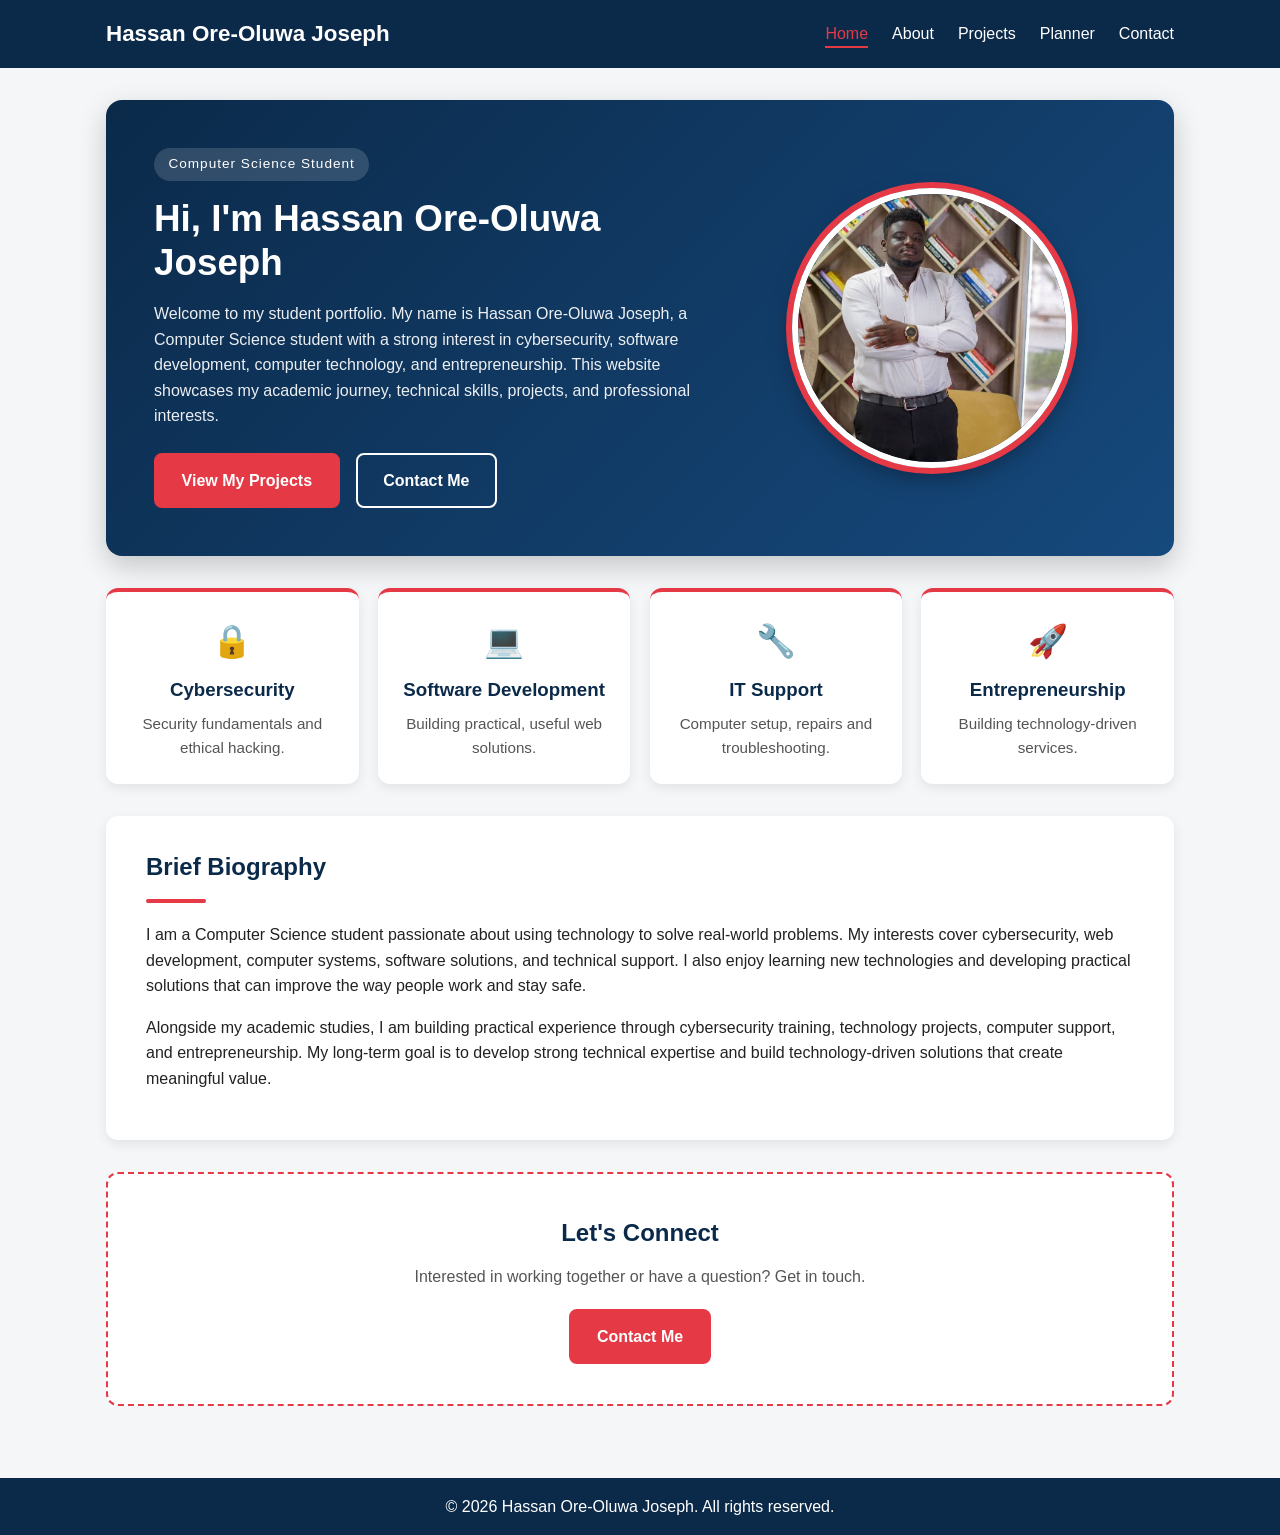
<file: index.html>
<!DOCTYPE html>
<html lang="en">
<head>
  <meta charset="UTF-8">
  <meta name="viewport" content="width=device-width, initial-scale=1.0">
  <title>Home | Hassan Ore-Oluwa Joseph</title>
  <link rel="stylesheet" href="css/style.css">
    <link rel="icon" type="image/x-icon" href="images/favicon.ico">
  <link rel="icon" type="image/png" sizes="32x32" href="images/favicon-32x32.png">
</head>
<body>

  <header>
    <nav class="navbar">
      <a href="index.html" class="logo">Hassan Ore-Oluwa Joseph</a>
      <ul class="nav-links">
        <li><a href="index.html" class="active">Home</a></li>
        <li><a href="about.html">About</a></li>
        <li><a href="projects.html">Projects</a></li>
        <li><a href="planner.html">Planner</a></li>
        <li><a href="contact.html">Contact</a></li>
      </ul>
    </nav>
  </header>

  <main>

    
    <section class="home-hero">
      <div class="home-hero-text">
        <span class="home-label">Computer Science Student</span>
        <h1>Hi, I'm Hassan Ore-Oluwa Joseph</h1>
        <p>
          Welcome to my student portfolio. My name is Hassan Ore-Oluwa Joseph,
          a Computer Science student with a strong interest in cybersecurity,
          software development, computer technology, and entrepreneurship.
          This website showcases my academic journey, technical skills,
          projects, and professional interests.
        </p>
        <div class="home-buttons">
          <a href="projects.html" class="home-btn primary">View My Projects</a>
          <a href="contact.html" class="home-btn outline">Contact Me</a>
        </div>
      </div>

      <div class="home-hero-photo">
        <img src="images/profile.jpg" alt="Photograph of Hassan Ore-Oluwa Joseph">
      </div>
    </section>

    
    <section class="home-highlights">
      <article class="highlight">
        <span class="highlight-icon">&#128274;</span>
        <h3>Cybersecurity</h3>
        <p>Security fundamentals and ethical hacking.</p>
      </article>
      <article class="highlight">
        <span class="highlight-icon">&#128187;</span>
        <h3>Software Development</h3>
        <p>Building practical, useful web solutions.</p>
      </article>
      <article class="highlight">
        <span class="highlight-icon">&#128295;</span>
        <h3>IT Support</h3>
        <p>Computer setup, repairs and troubleshooting.</p>
      </article>
      <article class="highlight">
        <span class="highlight-icon">&#128640;</span>
        <h3>Entrepreneurship</h3>
        <p>Building technology-driven services.</p>
      </article>
    </section>

    
    <section class="home-bio">
      <h2>Brief Biography</h2>
      <div class="home-bio-line"></div>
      <p>
        I am a Computer Science student passionate about using technology to
        solve real-world problems. My interests cover cybersecurity, web
        development, computer systems, software solutions, and technical
        support. I also enjoy learning new technologies and developing
        practical solutions that can improve the way people work and stay safe.
      </p>
      <p>
        Alongside my academic studies, I am building practical experience
        through cybersecurity training, technology projects, computer support,
        and entrepreneurship. My long-term goal is to develop strong technical
        expertise and build technology-driven solutions that create meaningful
        value.
      </p>
    </section>

    
    <section class="home-cta">
      <h2>Let's Connect</h2>
      <p>Interested in working together or have a question? Get in touch.</p>
      <a href="contact.html" class="home-btn primary">Contact Me</a>
    </section>

  </main>

  <footer>
    <p>&copy; 2026 Hassan Ore-Oluwa Joseph. All rights reserved.</p>
  </footer>

</body>
</html>
</file>
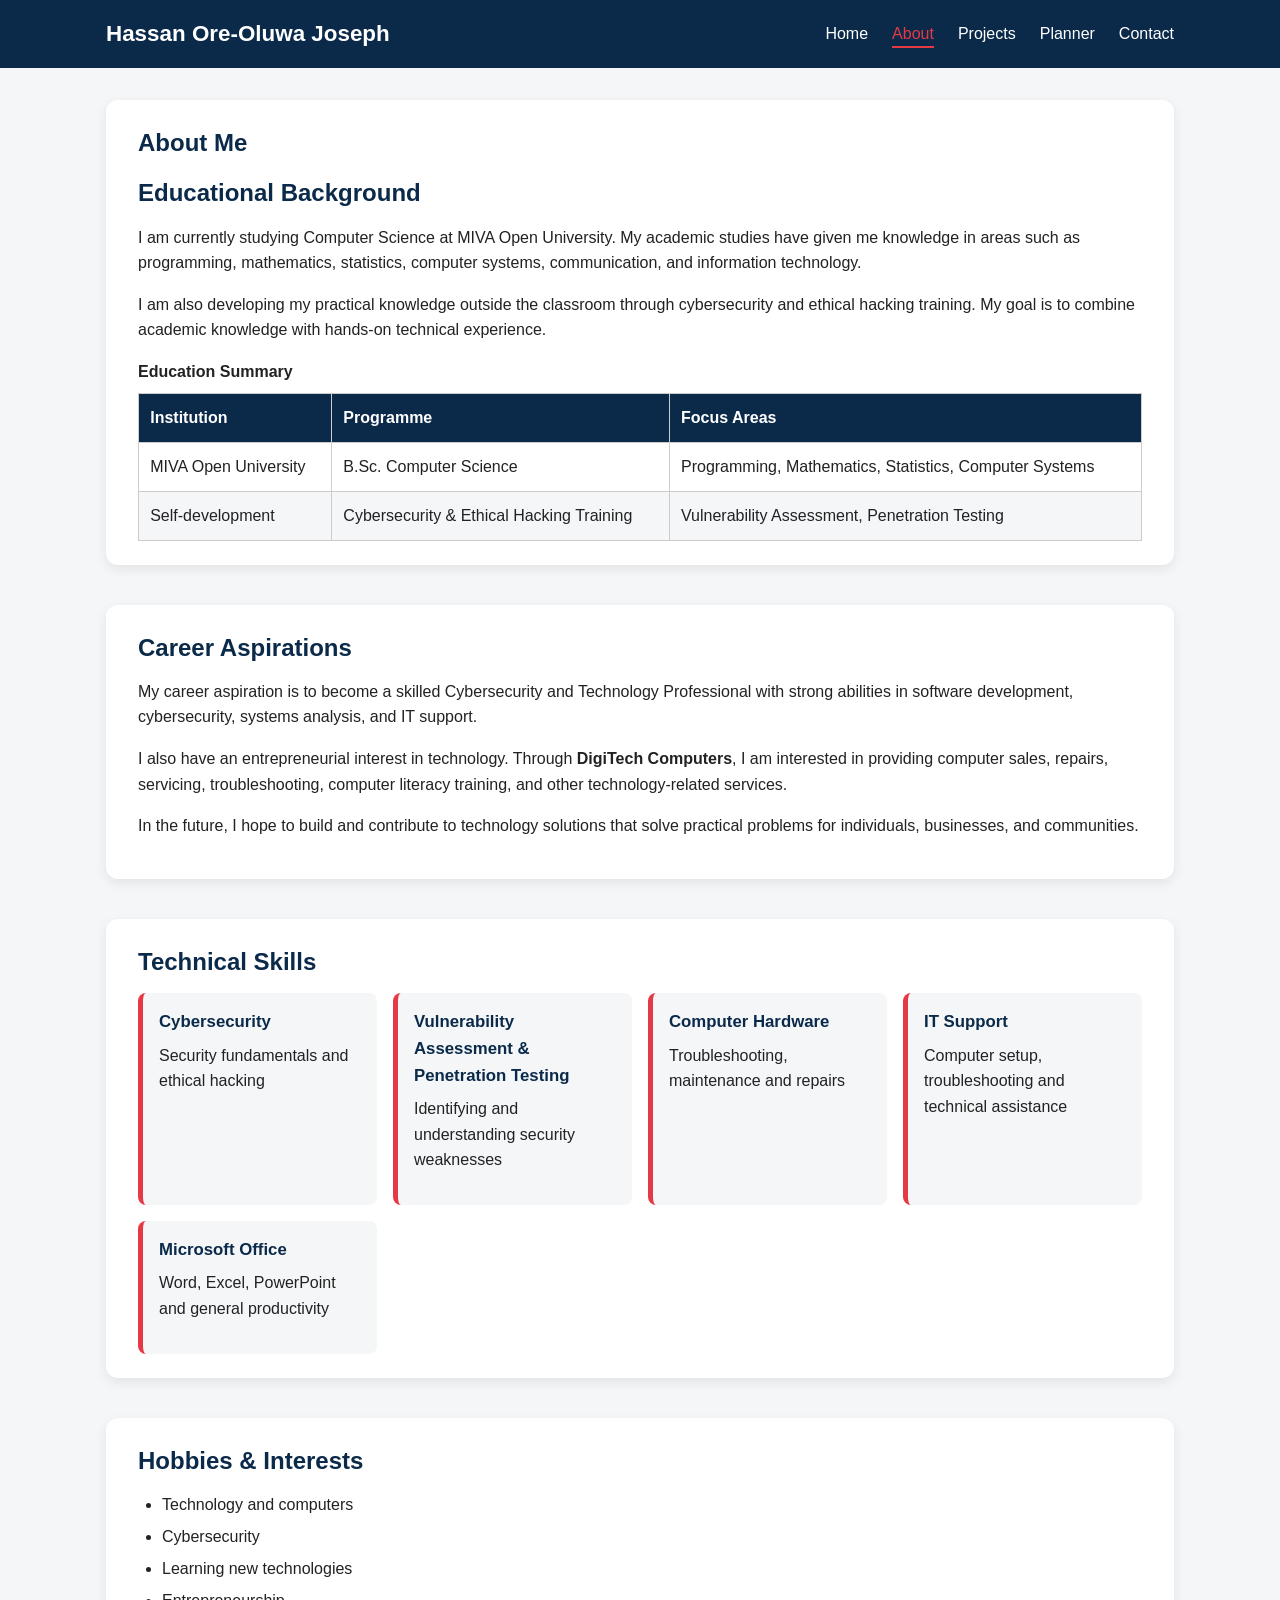
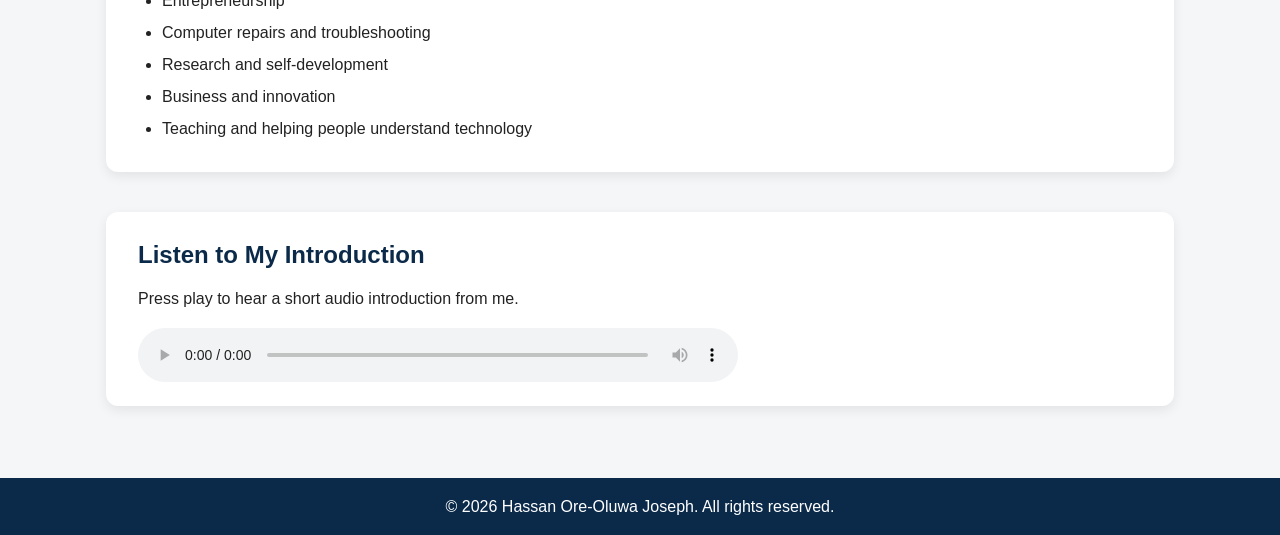
<file: about.html>
<!DOCTYPE html>
<html lang="en">
<head>
  <meta charset="UTF-8">
  <meta name="viewport" content="width=device-width, initial-scale=1.0">
  <title>About Me | Hassan Ore-Oluwa Joseph</title>
  <link rel="stylesheet" href="css/style.css">
      <link rel="icon" type="image/x-icon" href="images/favicon.ico">
  <link rel="icon" type="image/png" sizes="32x32" href="images/favicon-32x32.png">
</head>
<body>

  <header>
    <nav class="navbar">
      <a href="index.html" class="logo">Hassan Ore-Oluwa Joseph</a>
      <ul class="nav-links">
        <li><a href="index.html">Home</a></li>
        <li><a href="about.html" class="active">About</a></li>
        <li><a href="projects.html">Projects</a></li>
        <li><a href="planner.html">Planner</a></li>
        <li><a href="contact.html">Contact</a></li>
      </ul>
    </nav>
  </header>

  <main>

    <section class="panel">
      <h1>About Me</h1>
      <h2>Educational Background</h2>
      <p>
        I am currently studying Computer Science at MIVA Open University. My
        academic studies have given me knowledge in areas such as programming,
        mathematics, statistics, computer systems, communication, and
        information technology.
      </p>
      <p>
        I am also developing my practical knowledge outside the classroom
        through cybersecurity and ethical hacking training. My goal is to
        combine academic knowledge with hands-on technical experience.
      </p>

      <table>
        <caption>Education Summary</caption>
        <thead>
          <tr>
            <th>Institution</th>
            <th>Programme</th>
            <th>Focus Areas</th>
          </tr>
        </thead>
        <tbody>
          <tr>
            <td>MIVA Open University</td>
            <td>B.Sc. Computer Science</td>
            <td>Programming, Mathematics, Statistics, Computer Systems</td>
          </tr>
          <tr>
            <td>Self-development</td>
            <td>Cybersecurity &amp; Ethical Hacking Training</td>
            <td>Vulnerability Assessment, Penetration Testing</td>
          </tr>
        </tbody>
      </table>
    </section>

    <section class="panel">
      <h2>Career Aspirations</h2>
      <p>
        My career aspiration is to become a skilled Cybersecurity and
        Technology Professional with strong abilities in software development,
        cybersecurity, systems analysis, and IT support.
      </p>
      <p>
        I also have an entrepreneurial interest in technology. Through
        <strong>DigiTech Computers</strong>, I am interested in providing
        computer sales, repairs, servicing, troubleshooting, computer literacy
        training, and other technology-related services.
      </p>
      <p>
        In the future, I hope to build and contribute to technology solutions
        that solve practical problems for individuals, businesses, and
        communities.
      </p>
    </section>

    <section class="panel">
      <h2>Technical Skills</h2>
      <div class="skills-grid">
        <article class="card"><h3>Cybersecurity</h3><p>Security fundamentals and ethical hacking</p></article>
        <article class="card"><h3>Vulnerability Assessment &amp; Penetration Testing</h3><p>Identifying and understanding security weaknesses</p></article>
        <article class="card"><h3>Computer Hardware</h3><p>Troubleshooting, maintenance and repairs</p></article>
        <article class="card"><h3>IT Support</h3><p>Computer setup, troubleshooting and technical assistance</p></article>
        <article class="card"><h3>Microsoft Office</h3><p>Word, Excel, PowerPoint and general productivity</p></article>
      </div>
    </section>

    <section class="panel">
      <h2>Hobbies &amp; Interests</h2>
      <ul class="hobbies">
        <li>Technology and computers</li>
        <li>Cybersecurity</li>
        <li>Learning new technologies</li>
        <li>Entrepreneurship</li>
        <li>Computer repairs and troubleshooting</li>
        <li>Research and self-development</li>
        <li>Business and innovation</li>
        <li>Teaching and helping people understand technology</li>
      </ul>
    </section>

        <section class="panel">
      <h2>Listen to My Introduction</h2>
      <p>Press play to hear a short audio introduction from me.</p>
      <audio controls preload="metadata">
        <source src="media/intro.mp3" type="audio/mpeg">
        Your browser does not support the audio element.
      </audio>
    </section>

  </main>

  <footer>
    <p>&copy; 2026 Hassan Ore-Oluwa Joseph. All rights reserved.</p>
  </footer>

</body>
</html>
</file>
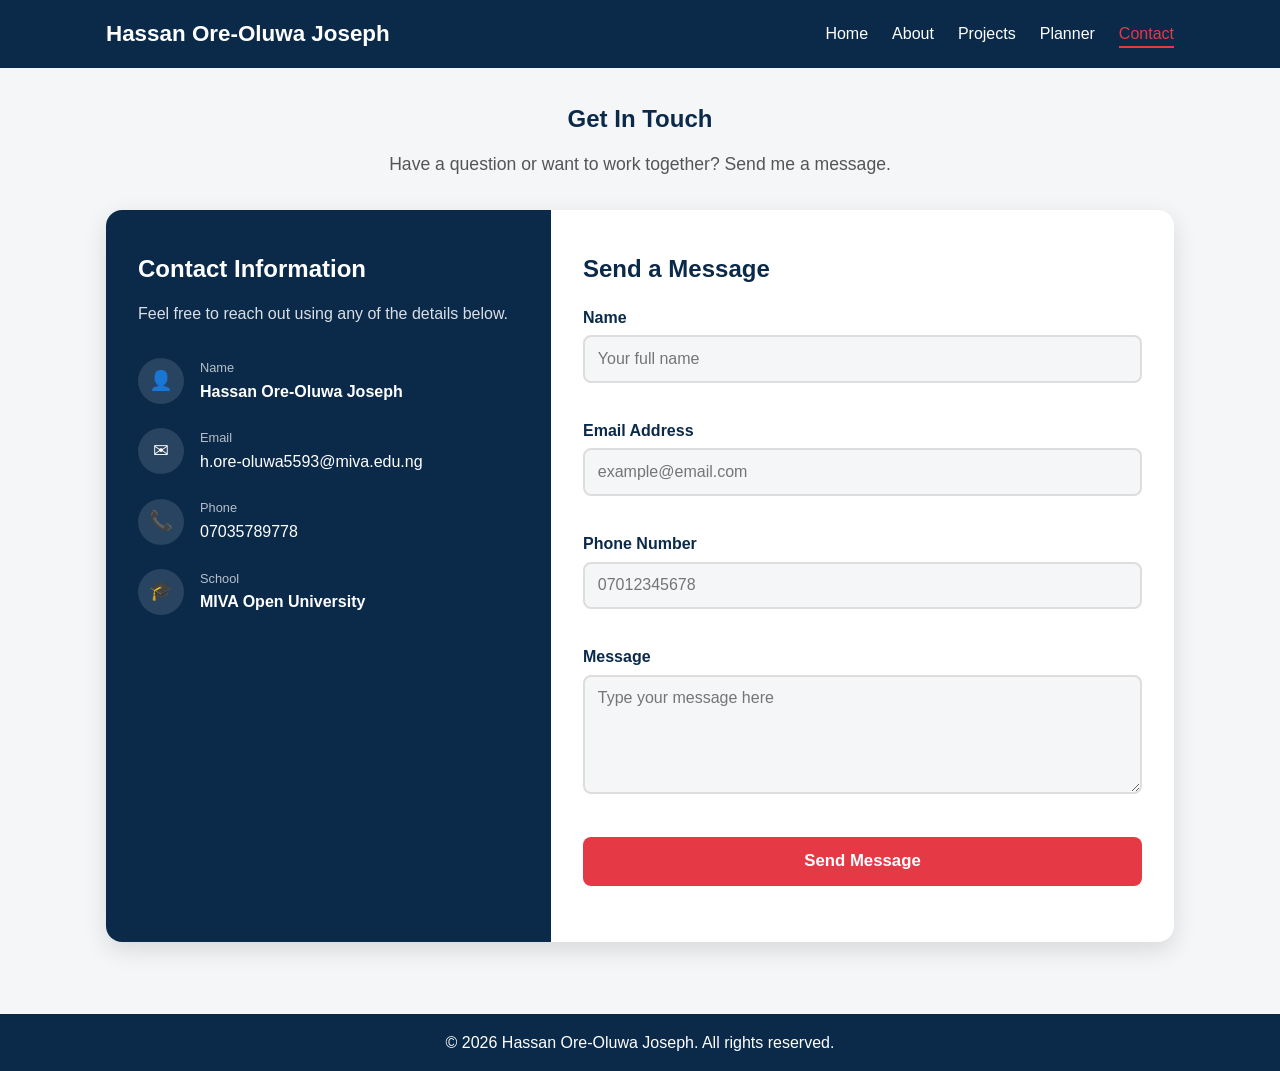
<file: contact.html>
<!DOCTYPE html>
<html lang="en">
<head>
  <meta charset="UTF-8">
  <meta name="viewport" content="width=device-width, initial-scale=1.0">
  <title>Contact | Hassan Ore-Oluwa Joseph</title>
  <link rel="stylesheet" href="css/style.css">
      <link rel="icon" type="image/x-icon" href="images/favicon.ico">
  <link rel="icon" type="image/png" sizes="32x32" href="images/favicon-32x32.png">
</head>
<body>

  <header>
    <nav class="navbar">
      <a href="index.html" class="logo">Hassan Ore-Oluwa Joseph</a>
      <ul class="nav-links">
        <li><a href="index.html">Home</a></li>
        <li><a href="about.html">About</a></li>
        <li><a href="projects.html">Projects</a></li>
        <li><a href="planner.html">Planner</a></li>
        <li><a href="contact.html" class="active">Contact</a></li>
      </ul>
    </nav>
  </header>

  <main>
    <section class="contact-intro">
      <h1>Get In Touch</h1>
      <p>Have a question or want to work together? Send me a message.</p>
    </section>

    <section class="contact-card">

      <div class="contact-side">
        <h2>Contact Information</h2>
        <p>Feel free to reach out using any of the details below.</p>

        <ul class="contact-details">
          <li>
            <span class="icon">&#128100;</span>
            <div>
              <small>Name</small>
              <strong>Hassan Ore-Oluwa Joseph</strong>
            </div>
          </li>
          <li>
            <span class="icon">&#9993;</span>
            <div>
              <small>Email</small>
              <a href="mailto:h.ore-oluwa5593@miva.edu.ng">h.ore-oluwa5593@miva.edu.ng</a>
            </div>
          </li>
          <li>
            <span class="icon">&#128222;</span>
            <div>
              <small>Phone</small>
              <a href="tel:+2347035789778">07035789778</a>
            </div>
          </li>
          <li>
            <span class="icon">&#127891;</span>
            <div>
              <small>School</small>
              <strong>MIVA Open University</strong>
            </div>
          </li>
        </ul>
      </div>

      <div class="contact-form-side">
        <h2>Send a Message</h2>

                <form id="contactForm" class="contact-form" novalidate>
          <label for="name">Name</label>
          <input type="text" id="name" name="name" placeholder="Your full name">
          <span class="error" id="nameError"></span>

          <label for="email">Email Address</label>
          <input type="email" id="email" name="email" placeholder="example@email.com">
          <span class="error" id="emailError"></span>

          <label for="phone">Phone Number</label>
          <input type="text" id="phone" name="phone" placeholder="07012345678">
          <span class="error" id="phoneError"></span>

          <label for="message">Message</label>
          <textarea id="message" name="message" rows="5" placeholder="Type your message here"></textarea>
          <span class="error" id="messageError"></span>

          <button type="submit" class="send-btn" id="sendBtn">Send Message</button>
          <p id="successMessage"></p>
        </form>
      </div>

    </section>
  </main>

  <footer>
    <p>&copy; 2026 Hassan Ore-Oluwa Joseph. All rights reserved.</p>
  </footer>

  <script src="js/contact.js"></script>

</body>
</html>
</file>
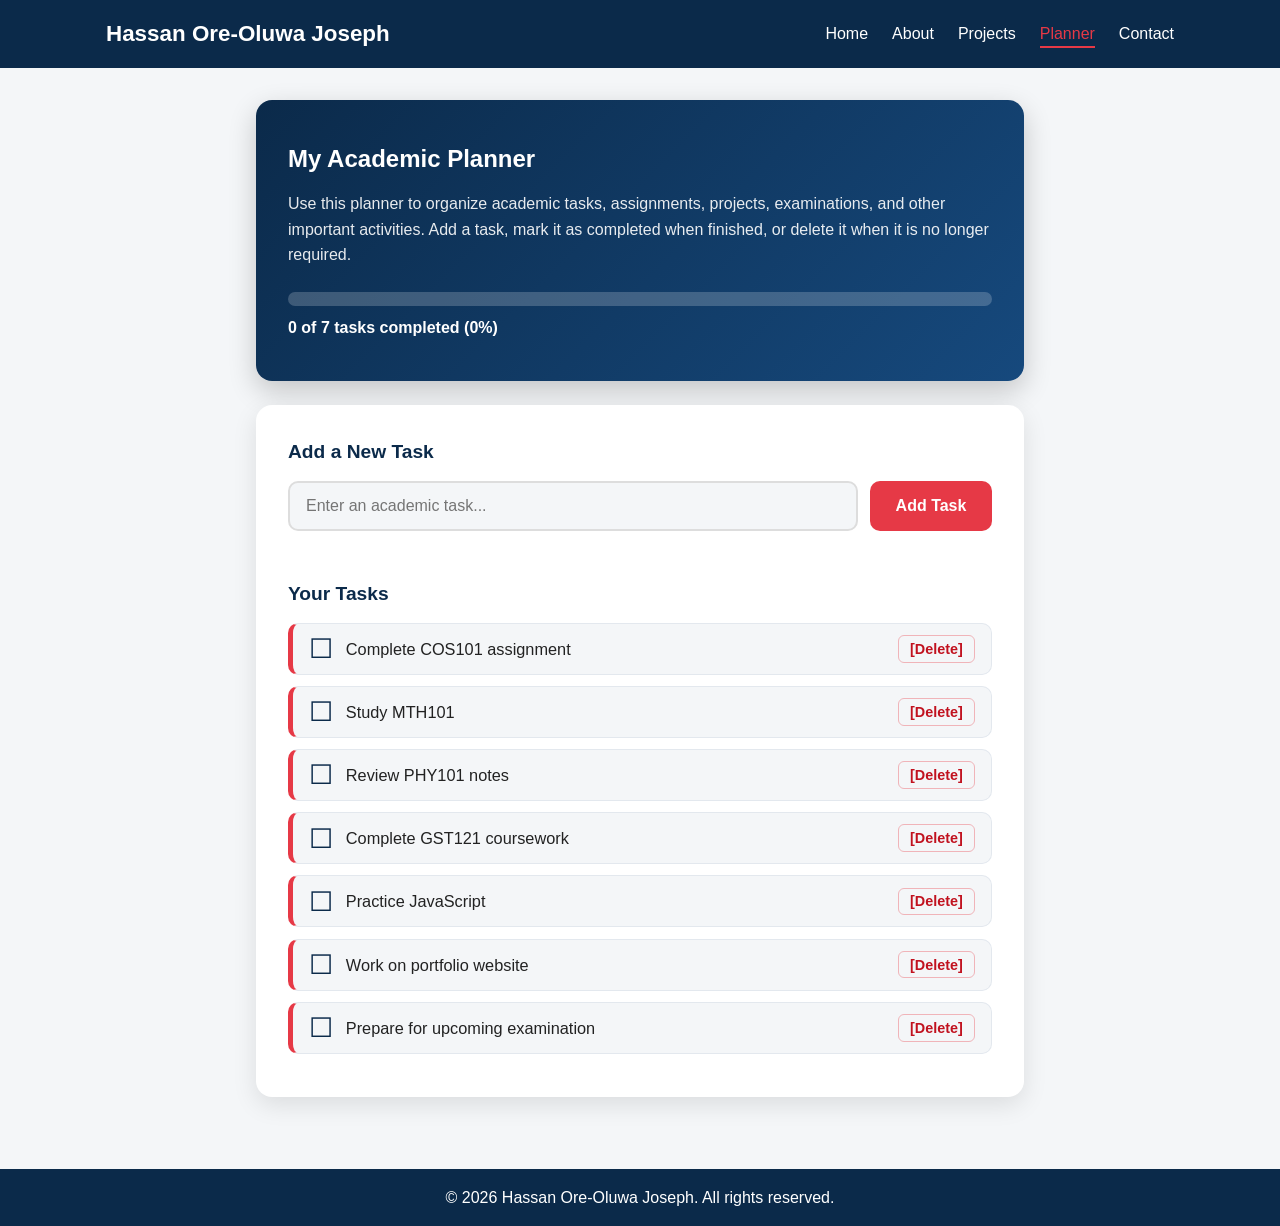
<file: planner.html>
<!DOCTYPE html>
<html lang="en">
<head>
  <meta charset="UTF-8">
  <meta name="viewport" content="width=device-width, initial-scale=1.0">
  <title>Academic Planner | Hassan Ore-Oluwa Joseph</title>
  <link rel="stylesheet" href="css/style.css">
      <link rel="icon" type="image/x-icon" href="images/favicon.ico">
  <link rel="icon" type="image/png" sizes="32x32" href="images/favicon-32x32.png">
</head>
<body>

  <header>
    <nav class="navbar">
      <a href="index.html" class="logo">Hassan Ore-Oluwa Joseph</a>
      <ul class="nav-links">
        <li><a href="index.html">Home</a></li>
        <li><a href="about.html">About</a></li>
        <li><a href="projects.html">Projects</a></li>
        <li><a href="planner.html" class="active">Planner</a></li>
        <li><a href="contact.html">Contact</a></li>
      </ul>
    </nav>
  </header>

  <main class="planner-page">

    
    <section class="planner-banner">
      <h1>My Academic Planner</h1>
      <p>
        Use this planner to organize academic tasks, assignments, projects,
        examinations, and other important activities. Add a task, mark it as
        completed when finished, or delete it when it is no longer required.
      </p>

      <div class="progress-area">
        <div class="progress-bar">
          <div class="progress-fill" id="progressFill"></div>
        </div>
        <p id="taskCount" class="progress-text"></p>
      </div>
    </section>

    
    <section class="planner-card">
      <h2>Add a New Task</h2>

      <form id="taskForm" class="planner-form">
        <input type="text" id="taskInput" placeholder="Enter an academic task...">
        <button type="submit" class="planner-add-btn">Add Task</button>
      </form>
      <span class="error" id="taskError"></span>

      <h2 class="list-heading">Your Tasks</h2>
      <ul id="taskList" class="planner-list"></ul>
    </section>

  </main>

  <footer>
    <p>&copy; 2026 Hassan Ore-Oluwa Joseph. All rights reserved.</p>
  </footer>

  <script src="js/planner.js"></script>

</body>
</html>
</file>
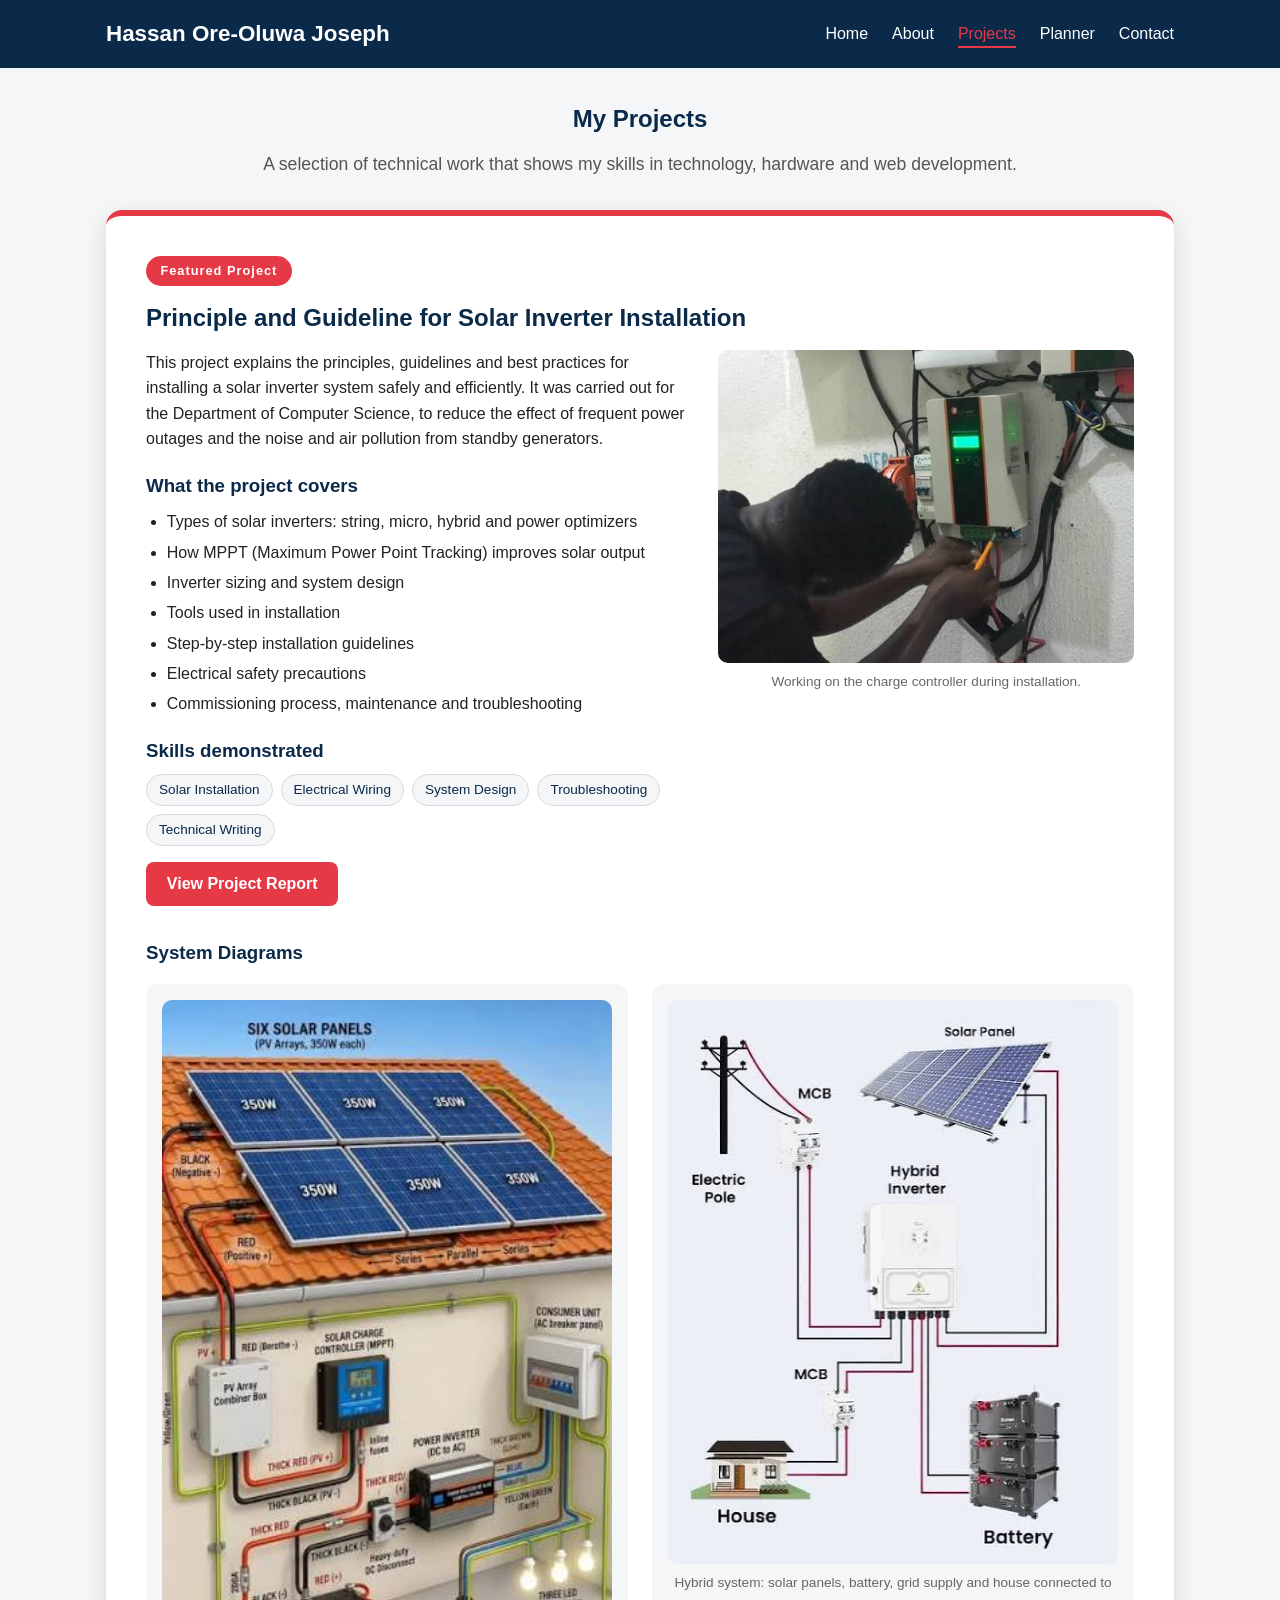
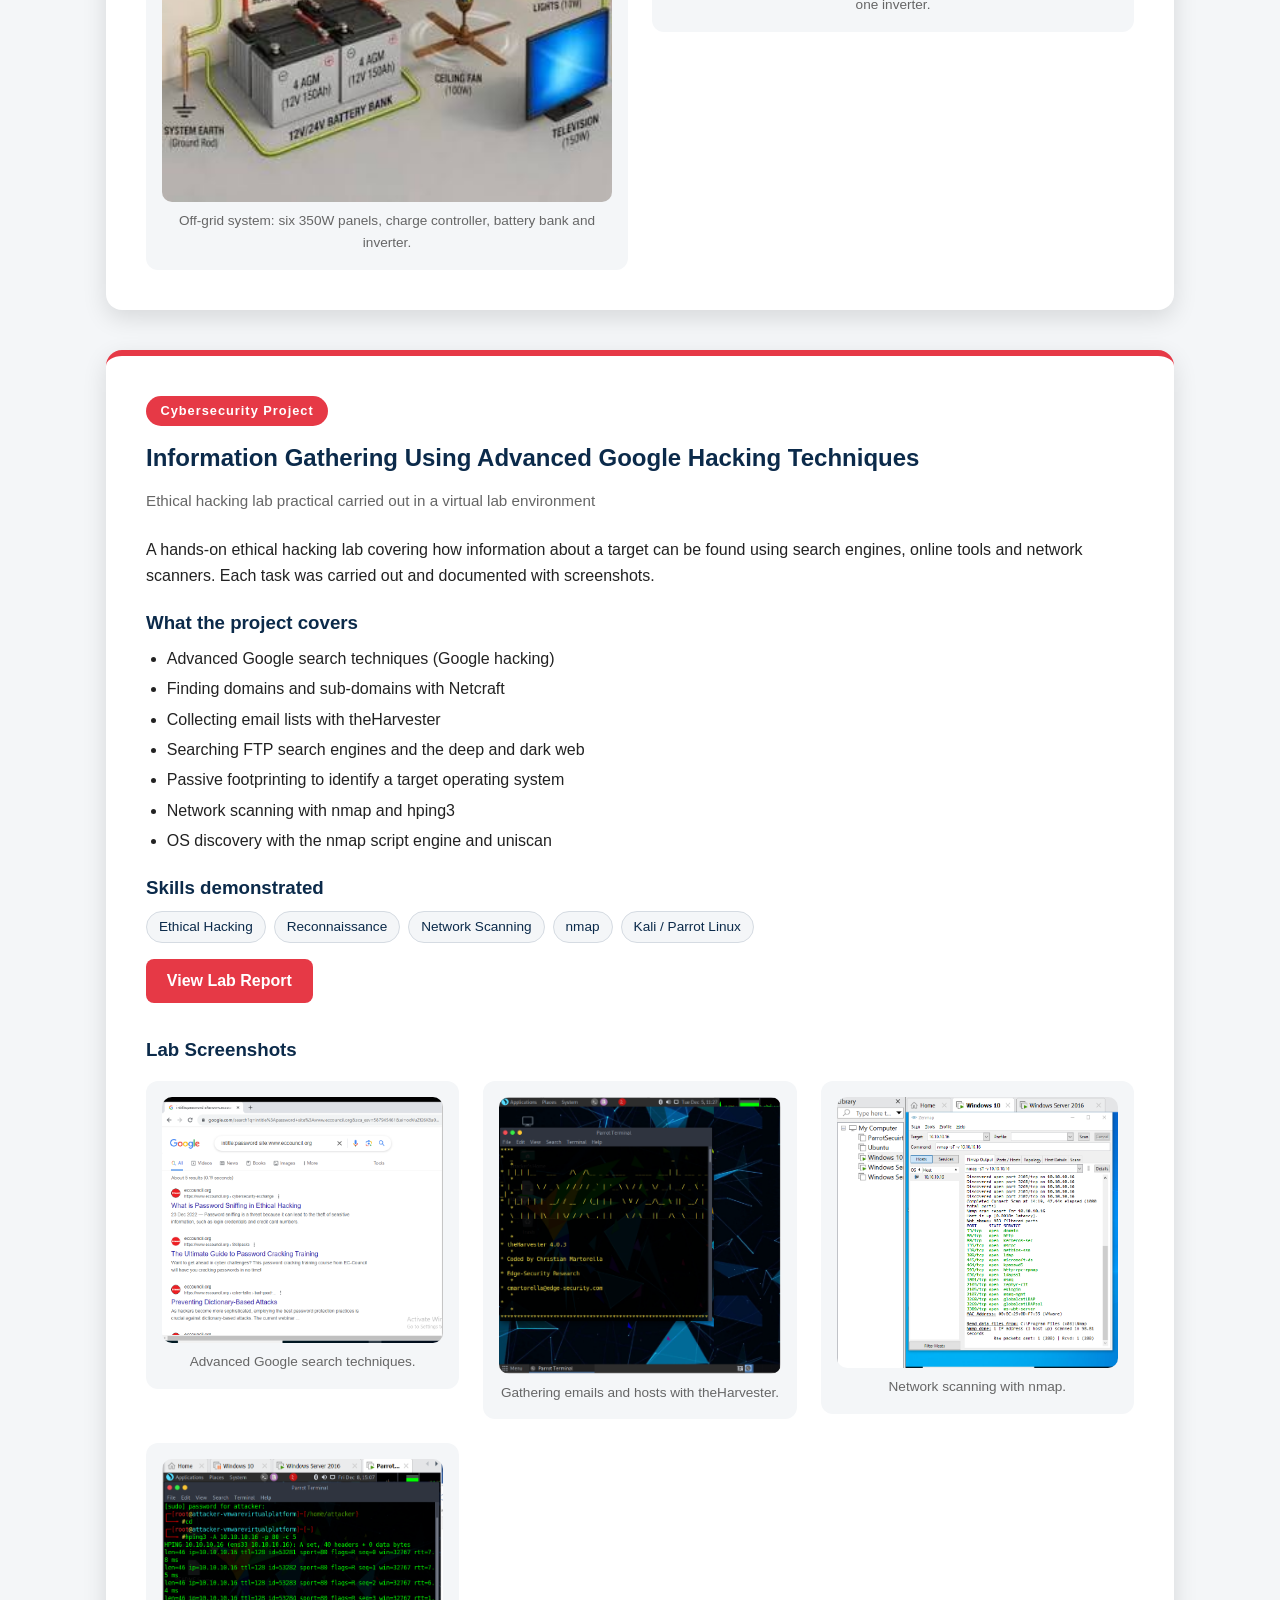
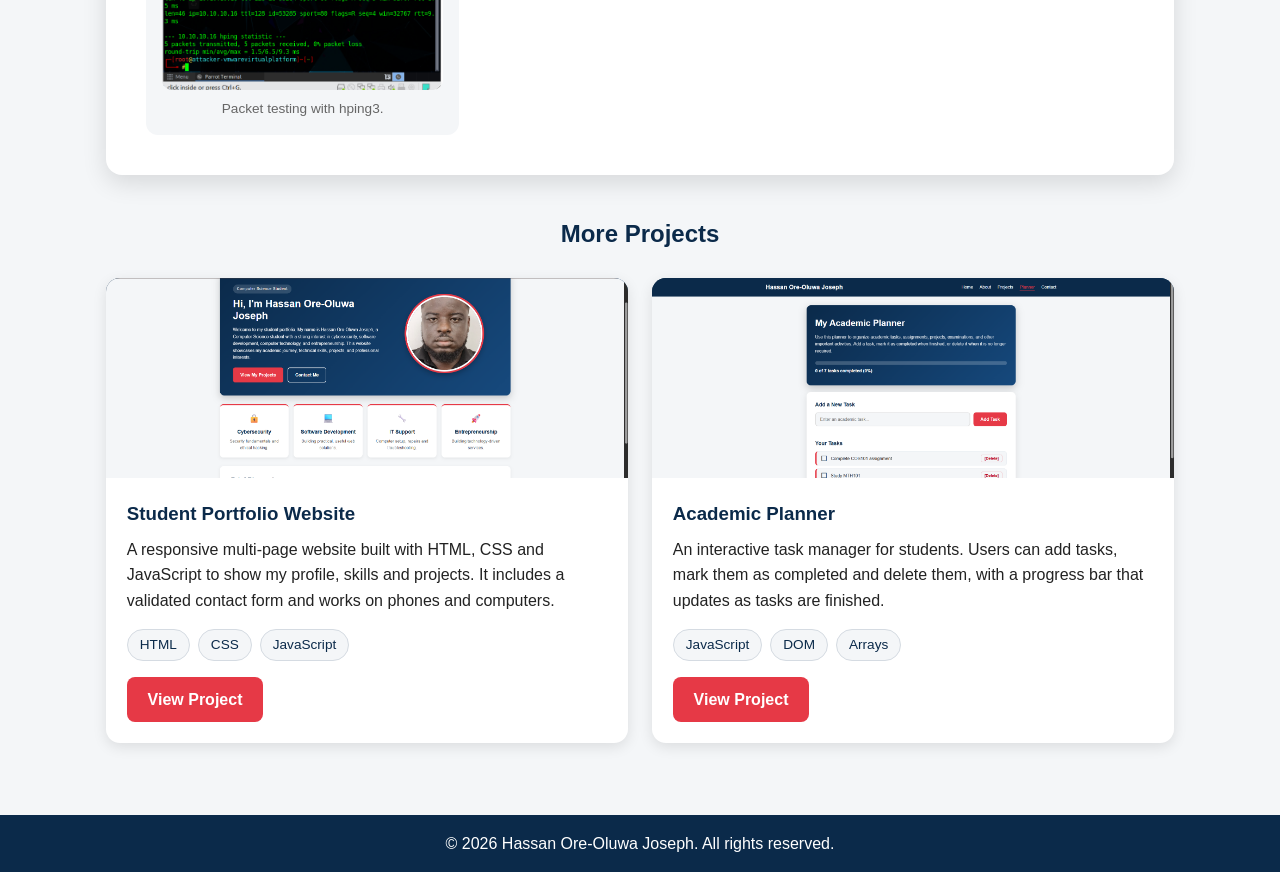
<file: projects.html>
<!DOCTYPE html>
<html lang="en">
<head>
  <meta charset="UTF-8">
  <meta name="viewport" content="width=device-width, initial-scale=1.0">
  <title>Projects | Hassan Ore-Oluwa Joseph</title>
  <link rel="stylesheet" href="css/style.css">
      <link rel="icon" type="image/x-icon" href="images/favicon.ico">
  <link rel="icon" type="image/png" sizes="32x32" href="images/favicon-32x32.png">
</head>
<body>

  <header>
    <nav class="navbar">
      <a href="index.html" class="logo">Hassan Ore-Oluwa Joseph</a>
      <ul class="nav-links">
        <li><a href="index.html">Home</a></li>
        <li><a href="about.html">About</a></li>
        <li><a href="projects.html" class="active">Projects</a></li>
        <li><a href="planner.html">Planner</a></li>
        <li><a href="contact.html">Contact</a></li>
      </ul>
    </nav>
  </header>

  <main>

    <section class="projects-intro">
      <h1>My Projects</h1>
      <p>A selection of technical work that shows my skills in technology, hardware and web development.</p>
    </section>

    <section class="featured-project">
      <span class="project-tag">Featured Project</span>
      <h2>Principle and Guideline for Solar Inverter Installation</h2>
      

      <div class="featured-body">
        <div class="featured-text">
          <p>
            This project explains the principles, guidelines and best practices for
            installing a solar inverter system safely and efficiently. It was carried
            out for the Department of Computer Science, to reduce the effect of
            frequent power outages and the noise and air pollution from standby
            generators.
          </p>

          <h3>What the project covers</h3>
          <ul>
            <li>Types of solar inverters: string, micro, hybrid and power optimizers</li>
            <li>How MPPT (Maximum Power Point Tracking) improves solar output</li>
            <li>Inverter sizing and system design</li>
            <li>Tools used in installation</li>
            <li>Step-by-step installation guidelines</li>
            <li>Electrical safety precautions</li>
            <li>Commissioning process, maintenance and troubleshooting</li>
          </ul>

          <h3>Skills demonstrated</h3>
          <div class="tags">
            <span>Solar Installation</span>
            <span>Electrical Wiring</span>
            <span>System Design</span>
            <span>Troubleshooting</span>
            <span>Technical Writing</span>
          </div>

          <a href="media/solar-report.pdf" class="project-link" target="_blank">View Project Report</a>
        </div>

        <figure class="featured-photo">
          <img src="images/solar-installation-photo.jpg" alt="Hassan Ore-Oluwa Joseph connecting wires to a solar charge controller">
          <figcaption>Working on the charge controller during installation.</figcaption>
        </figure>
      </div>

      <h3 class="gallery-title">System Diagrams</h3>
      <div class="gallery">
        <figure>
          <img src="images/solar-offgrid-diagram.jpg" alt="Diagram of a six panel off-grid solar system with charge controller, batteries and inverter">
          <figcaption>Off-grid system: six 350W panels, charge controller, battery bank and inverter.</figcaption>
        </figure>
        <figure>
          <img src="images/solar-hybrid-diagram.jpg" alt="Diagram of a hybrid inverter connecting solar panels, battery, grid and house">
          <figcaption>Hybrid system: solar panels, battery, grid supply and house connected to one inverter.</figcaption>
        </figure>
      </div>
    </section>

       
    <section class="featured-project">
      <span class="project-tag">Cybersecurity Project</span>
      <h2>Information Gathering Using Advanced Google Hacking Techniques</h2>
      <p class="project-meta">
        Ethical hacking lab practical carried out in a virtual lab environment
      </p>

      <div class="featured-text">
        <p>
          A hands-on ethical hacking lab covering how information about a target
          can be found using search engines, online tools and network scanners.
          Each task was carried out and documented with screenshots.
        </p>

        <h3>What the project covers</h3>
        <ul>
          <li>Advanced Google search techniques (Google hacking)</li>
          <li>Finding domains and sub-domains with Netcraft</li>
          <li>Collecting email lists with theHarvester</li>
          <li>Searching FTP search engines and the deep and dark web</li>
          <li>Passive footprinting to identify a target operating system</li>
          <li>Network scanning with nmap and hping3</li>
          <li>OS discovery with the nmap script engine and uniscan</li>
        </ul>

        <h3>Skills demonstrated</h3>
        <div class="tags">
          <span>Ethical Hacking</span>
          <span>Reconnaissance</span>
          <span>Network Scanning</span>
          <span>nmap</span>
          <span>Kali / Parrot Linux</span>
        </div>

        <a href="media/google-hacking-lab.pdf" class="project-link" target="_blank">View Lab Report</a>
      </div>

      <h3 class="gallery-title">Lab Screenshots</h3>
      <div class="gallery">
        <figure>
          <img src="images/lab-google-dorking.png" alt="Google search results using advanced search operators">
          <figcaption>Advanced Google search techniques.</figcaption>
        </figure>
        <figure>
          <img src="images/lab-theharvester.png" alt="theHarvester running in a Linux terminal">
          <figcaption>Gathering emails and hosts with theHarvester.</figcaption>
        </figure>
        <figure>
          <img src="images/lab-nmap-scan.png" alt="nmap scan results in Zenmap">
          <figcaption>Network scanning with nmap.</figcaption>
        </figure>
        <figure>
          <img src="images/lab-hping3.png" alt="hping3 packet test in a Linux terminal">
          <figcaption>Packet testing with hping3.</figcaption>
        </figure>
      </div>
    </section>
    
    <h2 class="more-title">More Projects</h2>

    <section class="project-grid">

      <article class="project-card">
        <div class="project-img">
          <img src="images/portfolio-screenshot.png.png" alt="Screenshot of my student portfolio website" onerror="this.style.display='none'">
        </div>
        <div class="project-info">
          <h3>Student Portfolio Website</h3>
          <p>
            A responsive multi-page website built with HTML, CSS and JavaScript
            to show my profile, skills and projects. It includes a validated
            contact form and works on phones and computers.
          </p>
          <div class="tags"><span>HTML</span><span>CSS</span><span>JavaScript</span></div>
          <a href="index.html" class="project-link">View Project</a>
        </div>
      </article>

      <article class="project-card">
        <div class="project-img">
          <img src="images/planner-screenshot.png.png" alt="Screenshot of the Academic Planner" onerror="this.style.display='none'">
        </div>
        <div class="project-info">
          <h3>Academic Planner</h3>
          <p>
            An interactive task manager for students. Users can add tasks,
            mark them as completed and delete them, with a progress bar that
            updates as tasks are finished.
          </p>
          <div class="tags"><span>JavaScript</span><span>DOM</span><span>Arrays</span></div>
          <a href="planner.html" class="project-link">View Project</a>
        </div>
      </article>

    </section>

  </main>

  <footer>
    <p>&copy; 2026 Hassan Ore-Oluwa Joseph. All rights reserved.</p>
  </footer>

</body>
</html>
</file>
<file: css/style.css>
:root {
  --primary: #0b2a4a;
  --accent: #e63946;
  --light: #f4f6f8;
  --text: #222222;
  --white: #ffffff;
}

* { box-sizing: border-box; margin: 0; padding: 0; }

body {
  font-family: Arial, Helvetica, sans-serif;
  color: var(--text);
  background: var(--light);
  line-height: 1.6;
}


header { background: var(--primary); }

.navbar {
  max-width: 1100px;
  margin: 0 auto;
  padding: 1rem;
  display: flex;
  justify-content: space-between;
  align-items: center;
  flex-wrap: wrap;
}

.logo { color: var(--white); font-size: 1.4rem; font-weight: bold; text-decoration: none; }

.nav-links { display: flex; list-style: none; gap: 1.5rem; flex-wrap: wrap; }

.nav-links a {
  color: var(--white);
  text-decoration: none;
  padding-bottom: 4px;
  border-bottom: 2px solid transparent;
  transition: border-color 0.3s, color 0.3s;
}

.nav-links a:hover,
.nav-links a.active { color: var(--accent); border-bottom-color: var(--accent); }


main { max-width: 1100px; margin: 0 auto; padding: 2rem 1rem; }

section { margin-bottom: 2.5rem; }

h1, h2 { color: var(--primary); margin-bottom: 0.75rem; }


.hero {
  display: flex;
  align-items: center;
  gap: 2rem;
  flex-wrap: wrap;
  background: var(--white);
  padding: 2rem;
  border-radius: 12px;
  box-shadow: 0 4px 12px rgba(0,0,0,0.08);
}

.profile-photo {
  width: 220px;
  height: 220px;
  object-fit: cover;
  border-radius: 50%;
  border: 5px solid var(--accent);
}

.tagline { margin-bottom: 1rem; font-size: 1.1rem; }

.btn {
  display: inline-block;
  background: var(--accent);
  color: var(--white);
  padding: 0.7rem 1.4rem;
  border-radius: 6px;
  text-decoration: none;
  transition: transform 0.3s, background 0.3s;
}

.btn:hover { background: var(--primary); transform: translateY(-3px); }


footer {
  background: var(--primary);
  color: var(--white);
  text-align: center;
  padding: 1rem;
}


@media (max-width: 600px) {
  .navbar { flex-direction: column; gap: 0.75rem; }
  .hero { flex-direction: column; text-align: center; }
  .profile-photo { width: 160px; height: 160px; }
}

.panel {
  background: var(--white);
  padding: 1.5rem 2rem;
  border-radius: 12px;
  box-shadow: 0 4px 12px rgba(0,0,0,0.08);
  animation: fadeIn 0.8s ease;
}

.panel p { margin-bottom: 1rem; }

@keyframes fadeIn {
  from { opacity: 0; transform: translateY(15px); }
  to   { opacity: 1; transform: translateY(0); }
}


.skills-grid {
  display: grid;
  grid-template-columns: repeat(auto-fit, minmax(220px, 1fr));
  gap: 1rem;
}

.card {
  background: var(--light);
  padding: 1rem;
  border-left: 5px solid var(--accent);
  border-radius: 8px;
  transition: transform 0.3s, box-shadow 0.3s;
}

.card:hover {
  transform: translateY(-5px);
  box-shadow: 0 6px 14px rgba(0,0,0,0.15);
}

.card h3 { color: var(--primary); font-size: 1.05rem; margin-bottom: 0.4rem; }


.hobbies { padding-left: 1.5rem; }
.hobbies li { margin-bottom: 0.4rem; }


table { width: 100%; border-collapse: collapse; margin-top: 1rem; }
caption { font-weight: bold; margin-bottom: 0.5rem; text-align: left; }
th, td { border: 1px solid #ccc; padding: 0.7rem; text-align: left; }
th { background: var(--primary); color: var(--white); }
tr:nth-child(even) { background: var(--light); }


@media (max-width: 600px) {
  table { display: block; overflow-x: auto; }
}


video { width: 100%; max-width: 600px; border-radius: 8px; }


.task-form {
  display: flex;
  gap: 0.75rem;
  margin-top: 1rem;
  flex-wrap: wrap;
}

.task-form input {
  flex: 1;
  min-width: 200px;
  padding: 0.7rem;
  border: 2px solid #ccc;
  border-radius: 6px;
  font-size: 1rem;
  transition: border-color 0.3s;
}

.task-form input:focus { outline: none; border-color: var(--accent); }

.task-form .btn { border: none; cursor: pointer; font-size: 1rem; }

.task-count { margin-top: 1rem; font-weight: bold; color: var(--primary); }

.task-list { list-style: none; margin-top: 0.5rem; }

.task-list li {
  display: flex;
  align-items: center;
  gap: 0.75rem;
  padding: 0.8rem;
  margin-bottom: 0.6rem;
  background: var(--light);
  border-left: 5px solid var(--accent);
  border-radius: 8px;
  animation: fadeIn 0.4s ease;
  transition: background 0.3s;
}

.task-list li:hover { background: #e6ebf0; }

.toggle-btn {
  background: none;
  border: none;
  font-size: 1.6rem;
  cursor: pointer;
  color: var(--primary);
}

.task-text { flex: 1; word-break: break-word; }

.delete-btn {
  background: none;
  border: none;
  color: #c1121f;
  font-weight: bold;
  cursor: pointer;
  font-size: 1rem;
}

.delete-btn:hover { text-decoration: underline; }


.task-list li.completed { border-left-color: #2a9d8f; }
.task-list li.completed .task-text { text-decoration: line-through; color: #777; }

.contact-intro {
  text-align: center;
  margin-bottom: 2rem;
}

.contact-intro p { color: #555; font-size: 1.1rem; }

.contact-card {
  display: grid;
  grid-template-columns: 1fr 1.4fr;
  background: var(--white);
  border-radius: 16px;
  overflow: hidden;
  box-shadow: 0 8px 24px rgba(0,0,0,0.12);
  animation: fadeIn 0.8s ease;
}


.contact-side {
  background: var(--primary);
  color: var(--white);
  padding: 2.5rem 2rem;
}

.contact-side h2 { color: var(--white); }
.contact-side > p { opacity: 0.85; margin-bottom: 2rem; }

.contact-details { list-style: none; }

.contact-details li {
  display: flex;
  align-items: center;
  gap: 1rem;
  margin-bottom: 1.5rem;
}

.contact-details .icon {
  flex-shrink: 0;
  width: 46px;
  height: 46px;
  display: flex;
  align-items: center;
  justify-content: center;
  background: rgba(255,255,255,0.12);
  border-radius: 50%;
  font-size: 1.2rem;
  transition: background 0.3s, transform 0.3s;
}

.contact-details li:hover .icon {
  background: var(--accent);
  transform: scale(1.1);
}

.contact-details small {
  display: block;
  opacity: 0.7;
  font-size: 0.8rem;
}

.contact-details a,
.contact-details strong {
  color: var(--white);
  word-break: break-word;
  text-decoration: none;
}

.contact-details a:hover { text-decoration: underline; }


.contact-form-side { padding: 2.5rem 2rem; }

.contact-form label {
  display: block;
  font-weight: bold;
  margin: 1rem 0 0.3rem;
  color: var(--primary);
}

.contact-form input,
.contact-form textarea {
  width: 100%;
  padding: 0.8rem;
  border: 2px solid #ddd;
  border-radius: 8px;
  background: var(--light);
  font-size: 1rem;
  font-family: inherit;
  transition: border-color 0.3s, background 0.3s;
}

.contact-form input:focus,
.contact-form textarea:focus {
  outline: none;
  border-color: var(--accent);
  background: var(--white);
}

.contact-form textarea { resize: vertical; }

.error {
  display: block;
  color: #c1121f;
  font-size: 0.9rem;
  min-height: 1.2rem;
}

.send-btn {
  width: 100%;
  margin-top: 1rem;
  padding: 0.9rem;
  background: var(--accent);
  color: var(--white);
  border: none;
  border-radius: 8px;
  font-size: 1.05rem;
  font-weight: bold;
  cursor: pointer;
  transition: background 0.3s, transform 0.3s;
}

.send-btn:hover {
  background: var(--primary);
  transform: translateY(-3px);
}

#successMessage {
  color: #2a9d8f;
  font-weight: bold;
  margin-top: 1rem;
}


@media (max-width: 800px) {
  .contact-card { grid-template-columns: 1fr; }
  .contact-side,
  .contact-form-side { padding: 2rem 1.5rem; }
}

.home-hero {
  display: flex;
  align-items: center;
  justify-content: space-between;
  gap: 2.5rem;
  background: linear-gradient(135deg, #0b2a4a 0%, #16497d 100%);
  color: var(--white);
  padding: 3rem;
  border-radius: 16px;
  box-shadow: 0 10px 28px rgba(0,0,0,0.2);
  margin-bottom: 2rem;
}

.home-hero-text { flex: 1.4; }

.home-label {
  display: inline-block;
  background: rgba(255,255,255,0.15);
  padding: 0.35rem 0.9rem;
  border-radius: 20px;
  font-size: 0.85rem;
  letter-spacing: 1px;
  margin-bottom: 1rem;
}

.home-hero h1 {
  color: var(--white);
  font-size: 2.3rem;
  line-height: 1.2;
  margin-bottom: 1rem;
}

.home-hero p { opacity: 0.92; margin-bottom: 1.5rem; }

.home-buttons { display: flex; gap: 1rem; flex-wrap: wrap; }

.home-btn {
  display: inline-block;
  padding: 0.8rem 1.6rem;
  border-radius: 8px;
  font-weight: bold;
  text-decoration: none;
  border: 2px solid var(--accent);
  transition: transform 0.3s, background 0.3s, color 0.3s;
}

.home-btn.primary { background: var(--accent); color: var(--white); }
.home-btn.outline { background: transparent; color: var(--white); border-color: var(--white); }

.home-btn:hover { transform: translateY(-3px); }
.home-btn.primary:hover { background: var(--white); color: var(--primary); border-color: var(--white); }
.home-btn.outline:hover { background: var(--white); color: var(--primary); }

.home-hero-photo { flex: 1; display: flex; justify-content: center; }

.home-hero-photo img {
  width: 280px;
  height: 280px;
  object-fit: cover;
  border-radius: 50%;
  border: 6px solid var(--white);
  box-shadow: 0 0 0 6px var(--accent), 0 10px 24px rgba(0,0,0,0.35);
}


.home-highlights {
  display: grid;
  grid-template-columns: repeat(auto-fit, minmax(210px, 1fr));
  gap: 1.2rem;
  margin-bottom: 2rem;
}

.highlight {
  background: var(--white);
  padding: 1.5rem;
  text-align: center;
  border-radius: 12px;
  border-top: 4px solid var(--accent);
  box-shadow: 0 4px 12px rgba(0,0,0,0.08);
  transition: transform 0.3s, box-shadow 0.3s;
}

.highlight:hover {
  transform: translateY(-6px);
  box-shadow: 0 10px 20px rgba(0,0,0,0.15);
}

.highlight-icon { font-size: 2rem; display: block; margin-bottom: 0.5rem; }
.highlight h3 { color: var(--primary); margin-bottom: 0.4rem; }
.highlight p { font-size: 0.95rem; color: #555; }


.home-bio {
  background: var(--white);
  padding: 2rem 2.5rem;
  border-radius: 12px;
  box-shadow: 0 4px 12px rgba(0,0,0,0.08);
  margin-bottom: 2rem;
}

.home-bio-line {
  width: 60px;
  height: 4px;
  background: var(--accent);
  border-radius: 2px;
  margin-bottom: 1.2rem;
}

.home-bio p { margin-bottom: 1rem; }


.home-cta {
  text-align: center;
  background: var(--white);
  padding: 2.5rem 1.5rem;
  border-radius: 12px;
  border: 2px dashed var(--accent);
}

.home-cta p { margin-bottom: 1.2rem; color: #555; }


@media (max-width: 800px) {
  .home-hero {
    flex-direction: column-reverse;
    text-align: center;
    padding: 2rem 1.5rem;
  }
  .home-hero h1 { font-size: 1.8rem; }
  .home-buttons { justify-content: center; }
  .home-hero-photo img { width: 200px; height: 200px; }
  .home-bio { padding: 1.5rem; }
}

.planner-page { max-width: 800px; }


.planner-banner {
  background: linear-gradient(135deg, #0b2a4a 0%, #16497d 100%);
  color: var(--white);
  padding: 2.5rem 2rem;
  border-radius: 16px;
  box-shadow: 0 10px 28px rgba(0,0,0,0.2);
  margin-bottom: 1.5rem;
  animation: fadeIn 0.8s ease;
}

.planner-banner h1 { color: var(--white); margin-bottom: 0.8rem; }
.planner-banner p { opacity: 0.9; }

.progress-area { margin-top: 1.5rem; }

.progress-bar {
  width: 100%;
  height: 14px;
  background: rgba(255,255,255,0.2);
  border-radius: 10px;
  overflow: hidden;
}

.progress-fill {
  height: 100%;
  width: 0%;
  background: #2ec4b6;
  border-radius: 10px;
  transition: width 0.5s ease;
}

.progress-text {
  margin-top: 0.6rem;
  font-weight: bold;
  opacity: 1 !important;
}


.planner-card {
  background: var(--white);
  padding: 2rem;
  border-radius: 16px;
  box-shadow: 0 8px 24px rgba(0,0,0,0.1);
  animation: fadeIn 1s ease;
}

.planner-card h2 { font-size: 1.2rem; margin-bottom: 0.8rem; }
.planner-card .list-heading { margin-top: 1.8rem; }


.planner-form { display: flex; gap: 0.75rem; flex-wrap: wrap; }

.planner-form input {
  flex: 1;
  min-width: 200px;
  padding: 0.9rem 1rem;
  border: 2px solid #ddd;
  border-radius: 10px;
  background: var(--light);
  font-size: 1rem;
  font-family: inherit;
  transition: border-color 0.3s, background 0.3s;
}

.planner-form input:focus {
  outline: none;
  border-color: var(--accent);
  background: var(--white);
}

.planner-add-btn {
  padding: 0.9rem 1.6rem;
  background: var(--accent);
  color: var(--white);
  border: none;
  border-radius: 10px;
  font-size: 1rem;
  font-weight: bold;
  cursor: pointer;
  transition: background 0.3s, transform 0.3s;
}

.planner-add-btn:hover { background: var(--primary); transform: translateY(-2px); }


.planner-list { list-style: none; }

.planner-list li {
  display: flex;
  align-items: center;
  gap: 0.8rem;
  padding: 0.7rem 1rem;
  margin-bottom: 0.7rem;
  background: var(--light);
  border: 1px solid #e3e8ee;
  border-left: 5px solid var(--accent);
  border-radius: 10px;
  animation: fadeIn 0.4s ease;
  transition: transform 0.2s, box-shadow 0.2s, background 0.3s;
}

.planner-list li:hover {
  transform: translateX(4px);
  box-shadow: 0 4px 12px rgba(0,0,0,0.1);
  background: var(--white);
}

.planner-list .toggle-btn {
  background: none;
  border: none;
  font-size: 1.7rem;
  line-height: 1;
  cursor: pointer;
  color: var(--primary);
  transition: transform 0.2s;
}

.planner-list .toggle-btn:hover { transform: scale(1.2); }

.planner-list .task-text {
  flex: 1;
  font-size: 1.02rem;
  word-break: break-word;
}

.planner-list .delete-btn {
  background: none;
  border: 1px solid #f0b4b9;
  color: #c1121f;
  padding: 0.3rem 0.7rem;
  border-radius: 6px;
  font-size: 0.9rem;
  font-weight: bold;
  cursor: pointer;
  transition: background 0.3s, color 0.3s;
}

.planner-list .delete-btn:hover {
  background: #c1121f;
  color: var(--white);
  text-decoration: none;
}


.planner-list li.completed {
  border-left-color: #2a9d8f;
  background: #eaf7f5;
}

.planner-list li.completed .toggle-btn { color: #2a9d8f; }

.planner-list li.completed .task-text {
  text-decoration: line-through;
  color: #777;
}


@media (max-width: 600px) {
  .planner-banner { padding: 1.8rem 1.3rem; }
  .planner-card { padding: 1.3rem; }
  .planner-add-btn { width: 100%; }
}

.projects-intro { text-align: center; margin-bottom: 2rem; }
.projects-intro p { color: #555; font-size: 1.1rem; }


.featured-project {
  background: var(--white);
  padding: 2.5rem;
  border-radius: 16px;
  border-top: 6px solid var(--accent);
  box-shadow: 0 8px 24px rgba(0,0,0,0.12);
  margin-bottom: 2.5rem;
  animation: fadeIn 0.8s ease;
}

.project-tag {
  display: inline-block;
  background: var(--accent);
  color: var(--white);
  padding: 0.3rem 0.9rem;
  border-radius: 20px;
  font-size: 0.8rem;
  font-weight: bold;
  letter-spacing: 1px;
  margin-bottom: 0.8rem;
}

.project-meta { color: #666; font-size: 0.95rem; margin-bottom: 1.5rem; }

.featured-body {
  display: flex;
  gap: 2rem;
  align-items: flex-start;
}

.featured-text { flex: 1.3; }
.featured-text p { margin-bottom: 1rem; }
.featured-text h3 { color: var(--primary); margin: 1.2rem 0 0.5rem; }
.featured-text ul { padding-left: 1.3rem; margin-bottom: 1rem; }
.featured-text li { margin-bottom: 0.3rem; }

.featured-photo { flex: 1; }

.featured-photo img,
.gallery img {
  width: 100%;
  height: auto;
  display: block;
  border-radius: 10px;
  transition: transform 0.3s;
}

.featured-photo img:hover,
.gallery img:hover { transform: scale(1.03); }

figcaption {
  font-size: 0.85rem;
  color: #666;
  margin-top: 0.5rem;
  text-align: center;
}

.gallery-title { color: var(--primary); margin: 2rem 0 1rem; }

.gallery {
  display: grid;
  grid-template-columns: repeat(auto-fit, minmax(240px, 1fr));
  gap: 1.5rem;
  align-items: start;
}

.gallery figure {
  background: var(--light);
  padding: 1rem;
  border-radius: 12px;
}


.tags { display: flex; flex-wrap: wrap; gap: 0.5rem; margin-bottom: 1rem; }

.tags span {
  background: var(--light);
  border: 1px solid #d5dbe2;
  color: var(--primary);
  padding: 0.25rem 0.75rem;
  border-radius: 20px;
  font-size: 0.85rem;
}


.project-link {
  display: inline-block;
  background: var(--accent);
  color: var(--white);
  padding: 0.6rem 1.3rem;
  border-radius: 8px;
  text-decoration: none;
  font-weight: bold;
  transition: background 0.3s, transform 0.3s;
}

.project-link:hover { background: var(--primary); transform: translateY(-3px); }


.more-title { text-align: center; margin-bottom: 1.5rem; }

.project-grid {
  display: grid;
  grid-template-columns: repeat(auto-fit, minmax(300px, 1fr));
  gap: 1.5rem;
}

.project-card {
  background: var(--white);
  border-radius: 14px;
  overflow: hidden;
  box-shadow: 0 4px 14px rgba(0,0,0,0.1);
  transition: transform 0.3s, box-shadow 0.3s;
}

.project-card:hover {
  transform: translateY(-6px);
  box-shadow: 0 12px 24px rgba(0,0,0,0.18);
}

.project-img {
  height: 200px;
  background: linear-gradient(135deg, #0b2a4a, #16497d);
}

.project-img img {
  width: 100%;
  height: 100%;
  object-fit: cover;
  object-position: top;
  display: block;
}

.project-info { padding: 1.3rem; }
.project-info h3 { color: var(--primary); margin-bottom: 0.5rem; }
.project-info p { margin-bottom: 1rem; }


@media (max-width: 800px) {
  .featured-project { padding: 1.5rem; }
  .featured-body { flex-direction: column; }
}

audio {
  width: 100%;
  max-width: 600px;
  display: block;
  margin-top: 0.5rem;
}
</file>
